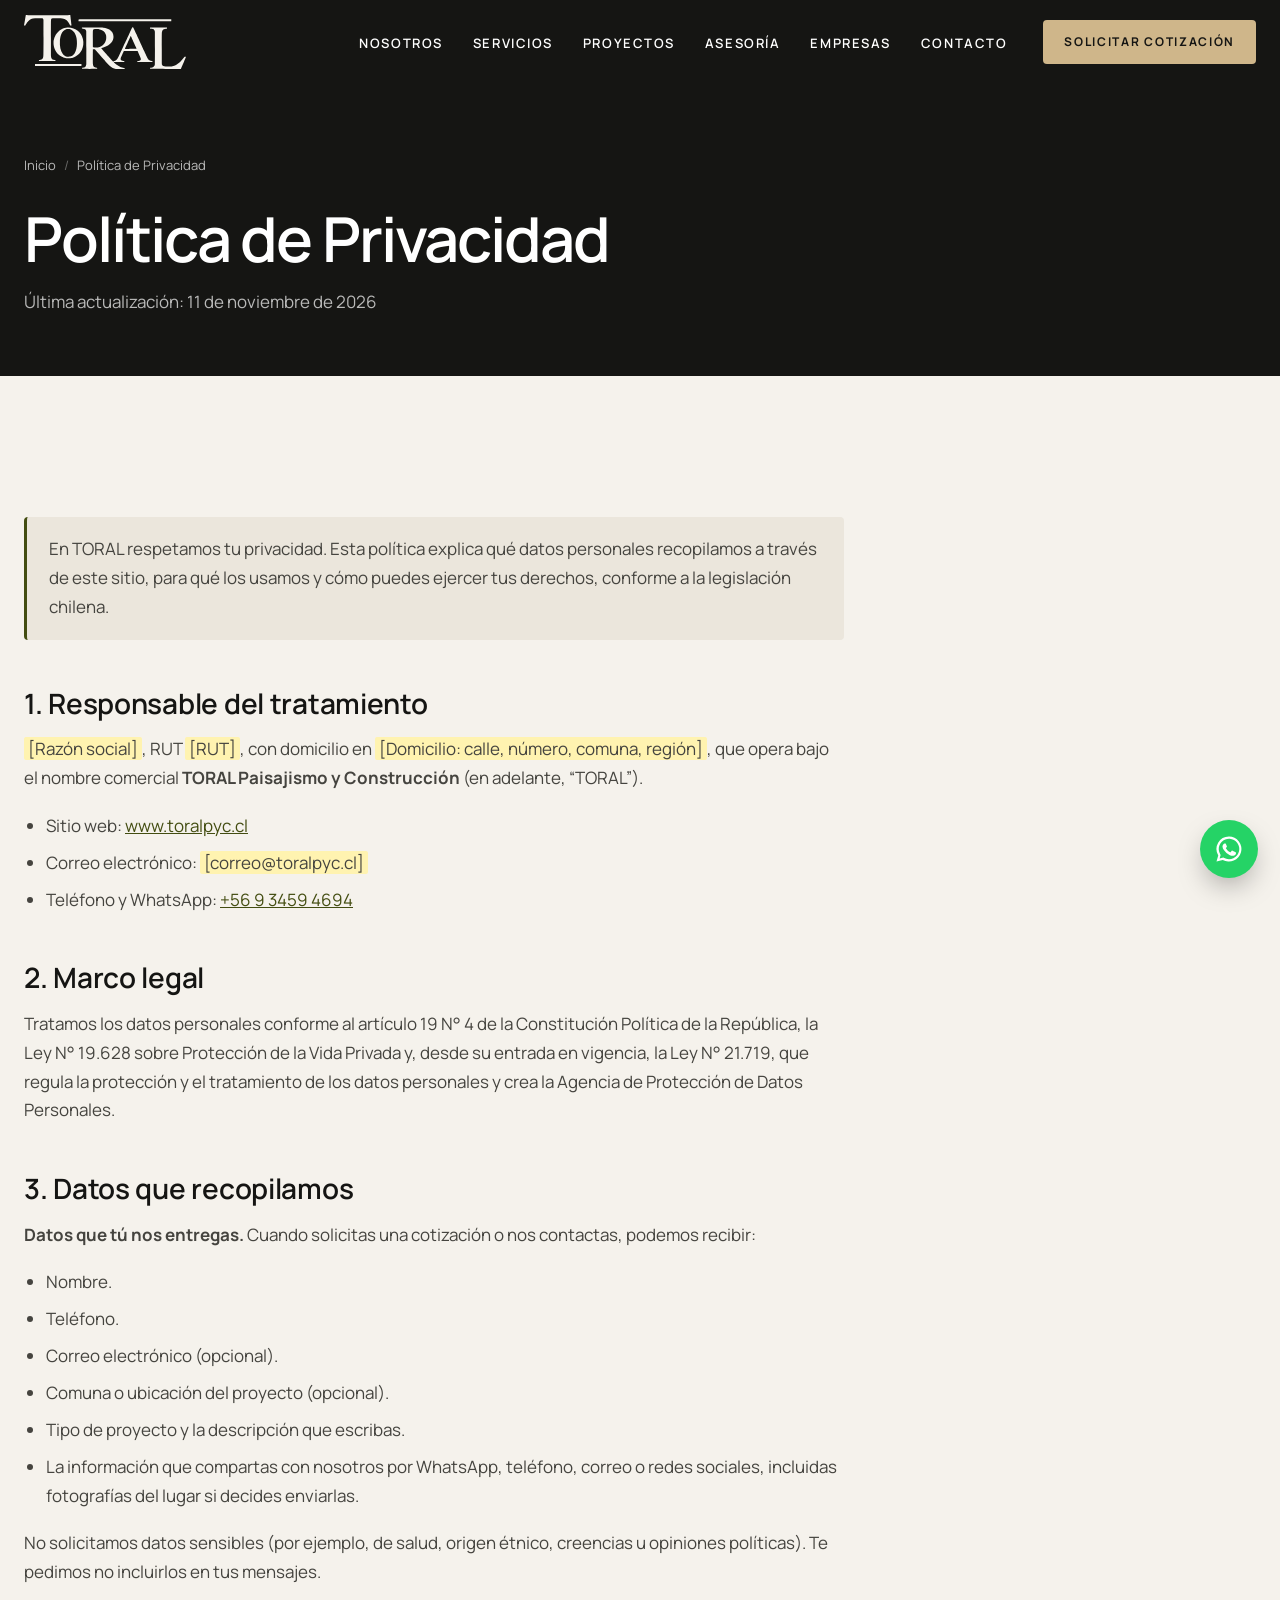
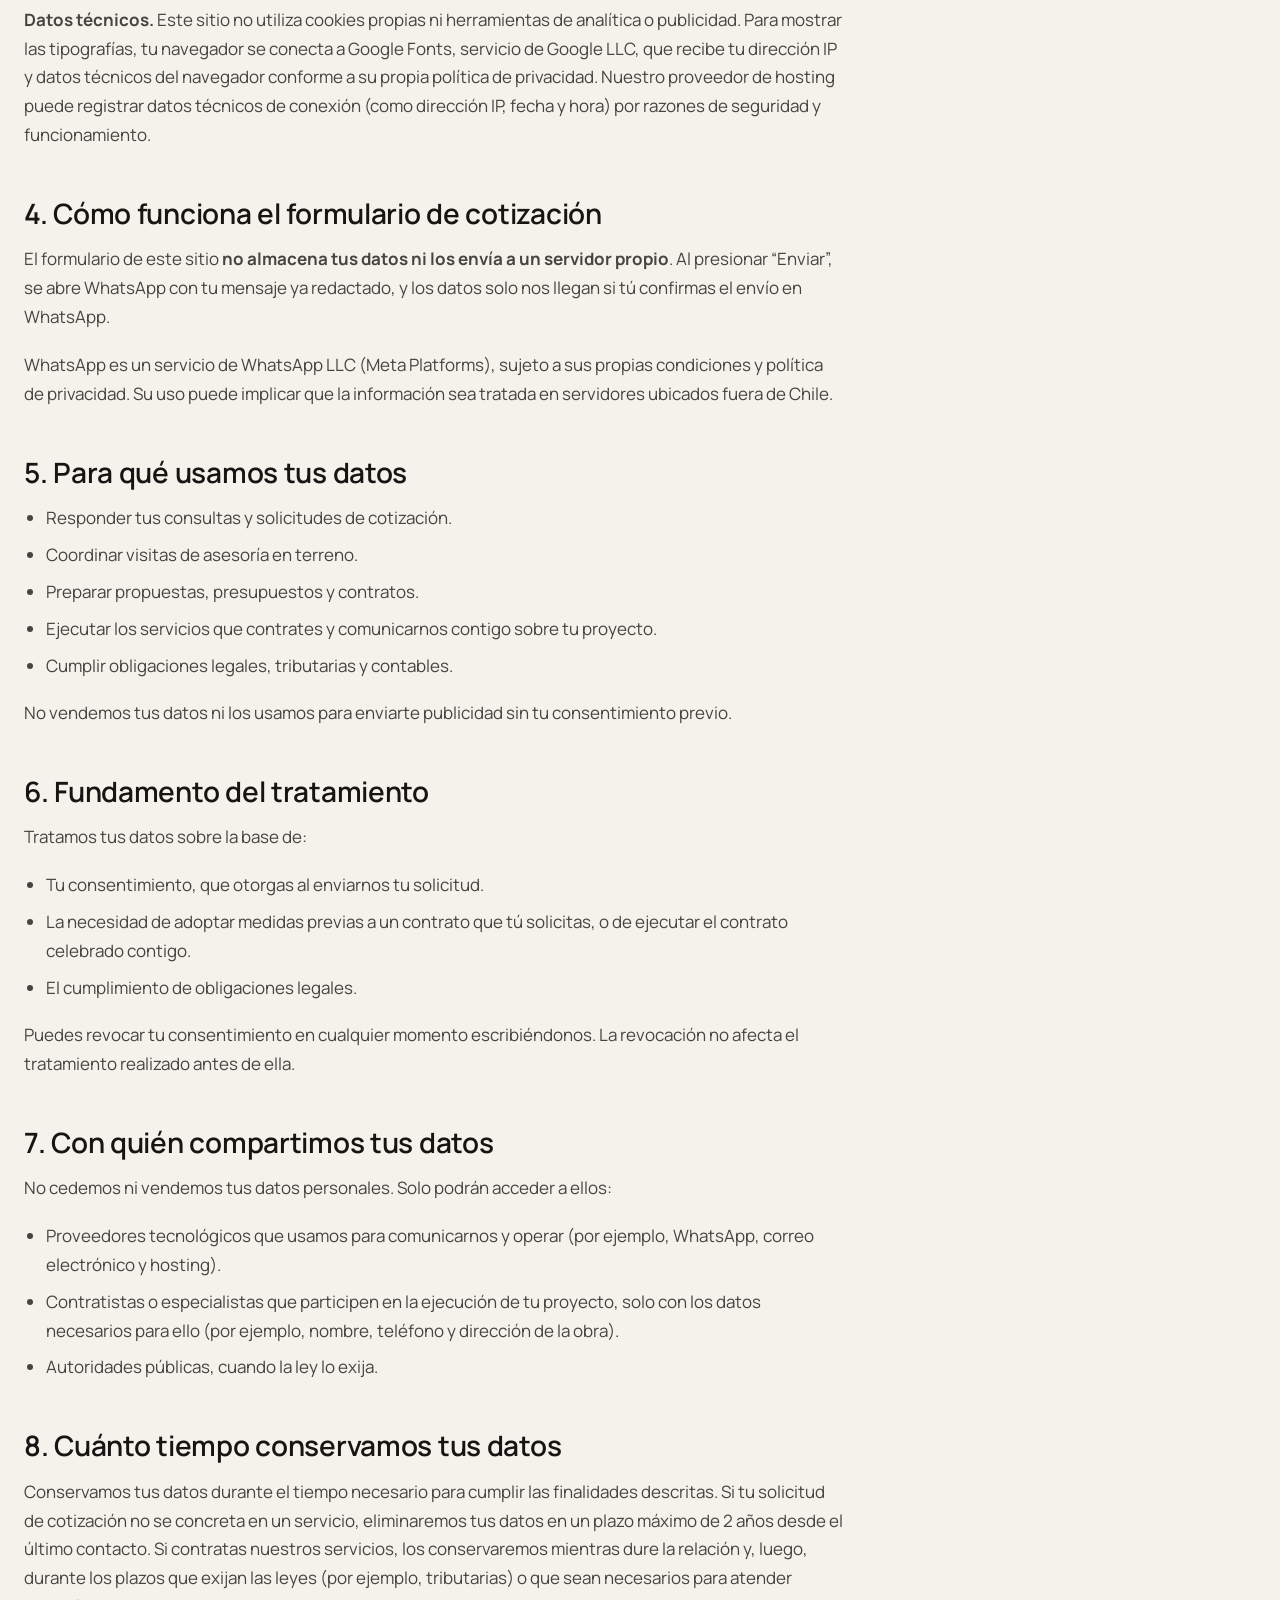
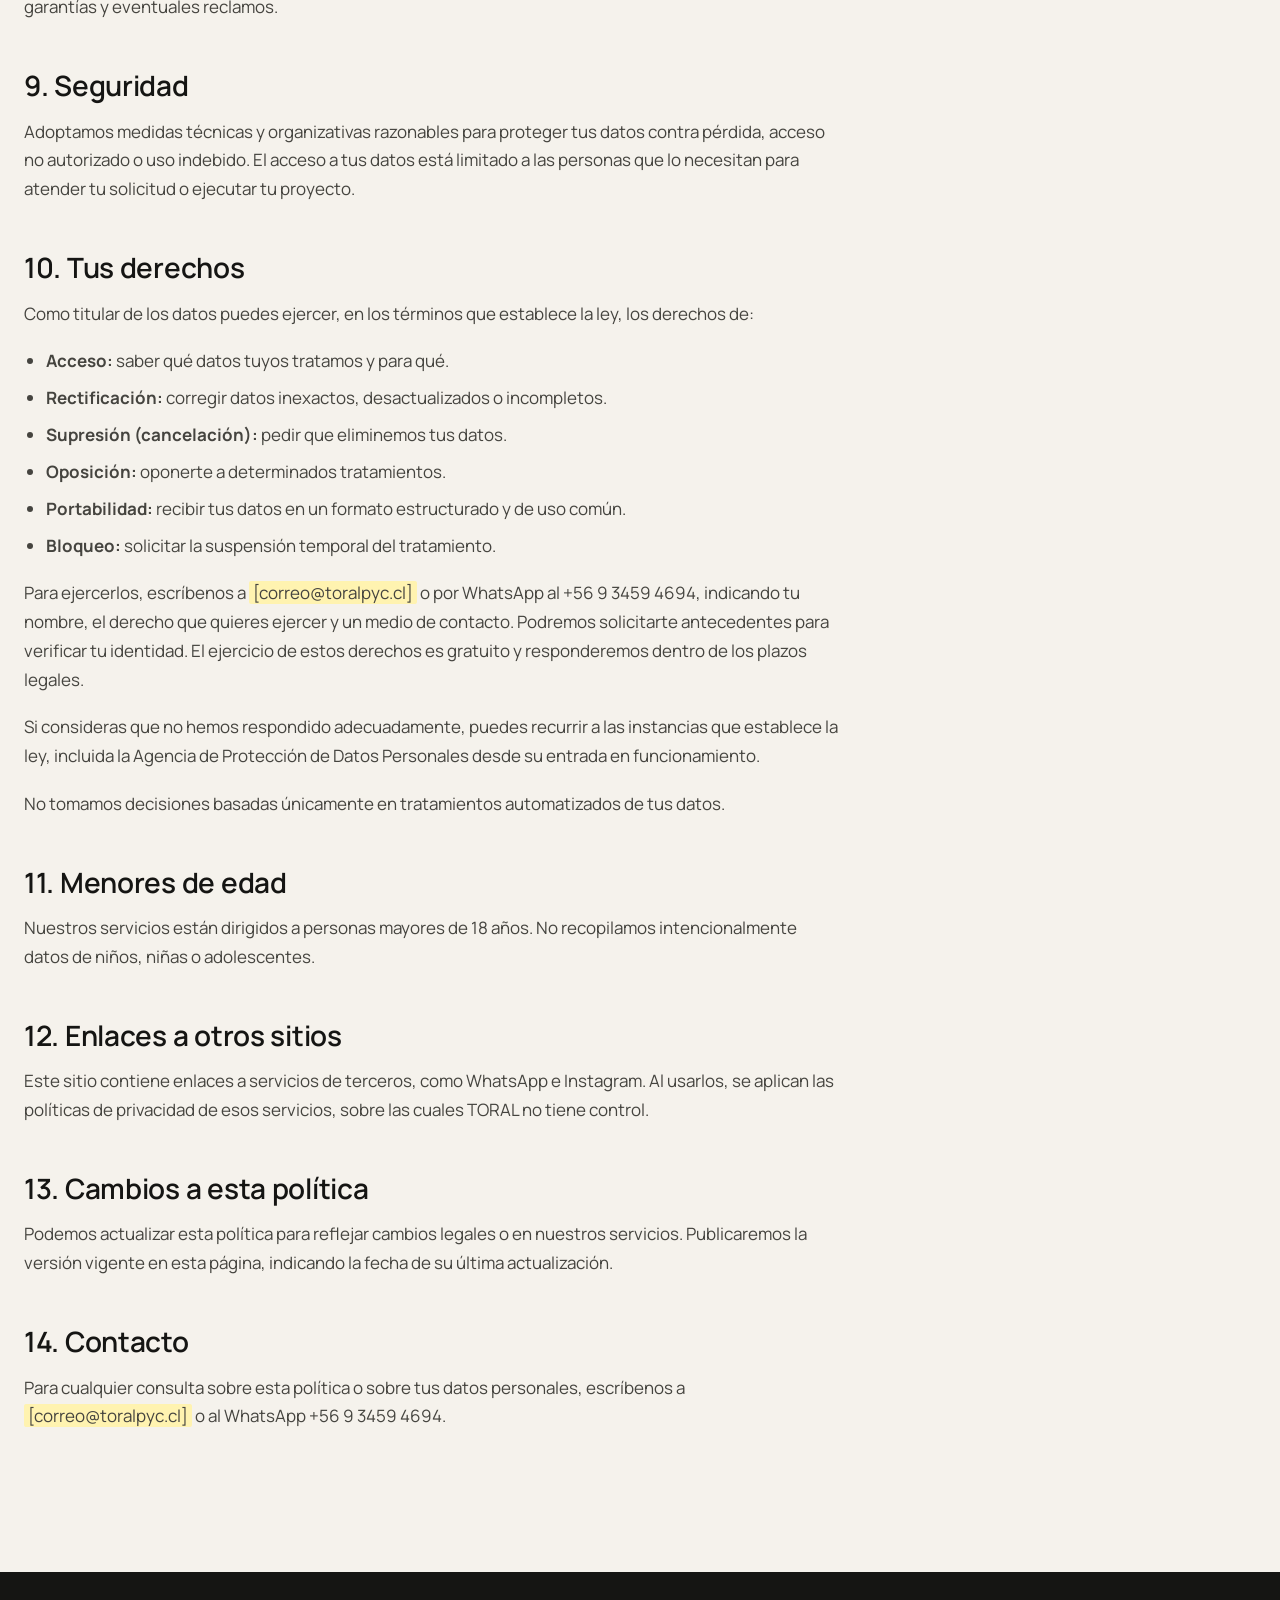
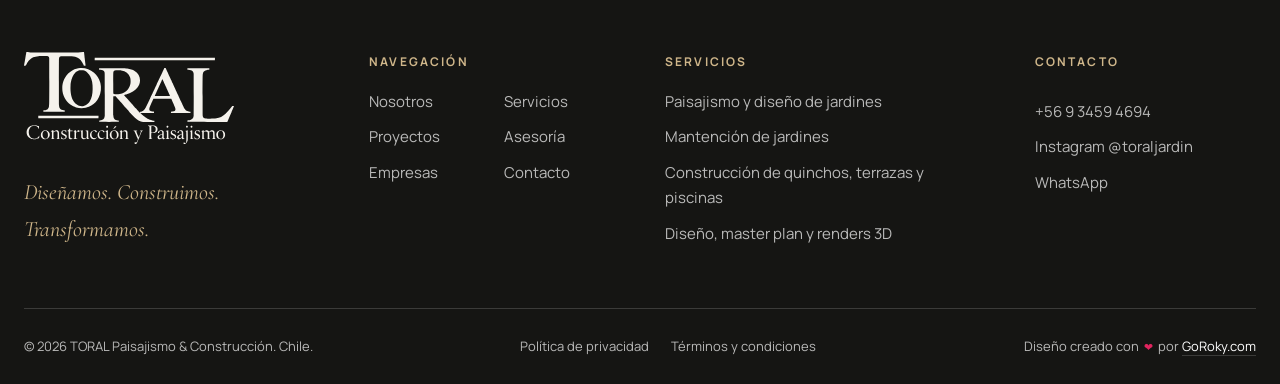
<file: politica-de-privacidad/index.html>
<!DOCTYPE html>
<html lang="es-CL">
<head>
  <meta charset="utf-8">
  <script>document.documentElement.classList.add("js")</script>
  <meta name="viewport" content="width=device-width, initial-scale=1">
  <title>Política de Privacidad | TORAL Paisajismo y Construcción</title>
  <meta name="description" content="Cómo TORAL recopila, usa y protege tus datos personales, y cómo ejercer tus derechos según la Ley 19.628 y la Ley 21.719 de Chile.">
  <meta name="theme-color" content="#151513">
  <link rel="canonical" href="https://www.toralpyc.cl/politica-de-privacidad/">
  <link rel="icon" href="../assets/img/favicon.svg" type="image/svg+xml">
  <link rel="icon" href="../assets/img/favicon-48.png" sizes="48x48" type="image/png">
  <link rel="apple-touch-icon" href="../assets/img/apple-touch-icon.png">
  <link rel="preconnect" href="https://fonts.googleapis.com">
  <link rel="preconnect" href="https://fonts.gstatic.com" crossorigin>
  <link href="https://fonts.googleapis.com/css2?family=Cormorant+Garamond:ital,wght@0,500;0,600;1,500&family=Manrope:wght@300;400;500;600;700&display=swap" rel="stylesheet">
  <link rel="stylesheet" href="../assets/css/styles.css?v=3">
</head>
<body>

<a class="skip-link" href="#main">Saltar al contenido</a>

<!-- ============ HEADER ============ -->
<header class="site-header" id="top">
  <div class="container header-inner">
    <a href="../" class="brand" aria-label="TORAL Construcción y Paisajismo, ir al inicio">
      <img src="../assets/img/logo-toral-mark-light.svg" alt="TORAL" width="160" height="53">
    </a>

    <button class="nav-toggle" aria-controls="site-nav" aria-expanded="false" aria-label="Abrir menú">
      <span></span><span></span><span></span>
    </button>

    <nav class="site-nav" id="site-nav" aria-label="Principal">
      <ul>
        <li><a href="../#nosotros">Nosotros</a></li>
        <li><a href="../#servicios">Servicios</a></li>
        <li><a href="../#proyectos">Proyectos</a></li>
        <li><a href="../#asesoria">Asesoría</a></li>
        <li><a href="../#empresas">Empresas</a></li>
        <li><a href="../#contacto">Contacto</a></li>
      </ul>
      <a href="../#contacto" class="btn btn-sand btn-sm nav-cta">Solicitar cotización</a>
    </nav>
  </div>
</header>

<main id="main">
  <section class="legal-hero">
    <div class="container">
      <nav class="breadcrumb" aria-label="Ruta de navegación">
        <ol>
          <li><a href="../">Inicio</a></li>
          <li aria-current="page">Política de Privacidad</li>
        </ol>
      </nav>
      <h1>Política de Privacidad</h1>
      <p>Última actualización: 11 de noviembre de 2026</p>
    </div>
  </section>

  <section class="section">
    <div class="container">
      <article class="legal-body">

          <p class="note">En TORAL respetamos tu privacidad. Esta política explica qué datos personales recopilamos a través de este sitio, para qué los usamos y cómo puedes ejercer tus derechos, conforme a la legislación chilena.</p>

          <h2>1. Responsable del tratamiento</h2>
          <p><span class="dato-pendiente">[Razón social]</span>, RUT <span class="dato-pendiente">[RUT]</span>, con domicilio en <span class="dato-pendiente">[Domicilio: calle, número, comuna, región]</span>, que opera bajo el nombre comercial <strong>TORAL Paisajismo y Construcción</strong> (en adelante, “TORAL”).</p>
          <ul>
            <li>Sitio web: <a href="https://www.toralpyc.cl">www.toralpyc.cl</a></li>
            <li>Correo electrónico: <span class="dato-pendiente">[correo@toralpyc.cl]</span></li>
            <li>Teléfono y WhatsApp: <a href="tel:+56934594694">+56 9 3459 4694</a></li>
          </ul>

          <h2>2. Marco legal</h2>
          <p>Tratamos los datos personales conforme al artículo 19 N° 4 de la Constitución Política de la República, la Ley N° 19.628 sobre Protección de la Vida Privada y, desde su entrada en vigencia, la Ley N° 21.719, que regula la protección y el tratamiento de los datos personales y crea la Agencia de Protección de Datos Personales.</p>

          <h2>3. Datos que recopilamos</h2>
          <p><strong>Datos que tú nos entregas.</strong> Cuando solicitas una cotización o nos contactas, podemos recibir:</p>
          <ul>
            <li>Nombre.</li>
            <li>Teléfono.</li>
            <li>Correo electrónico (opcional).</li>
            <li>Comuna o ubicación del proyecto (opcional).</li>
            <li>Tipo de proyecto y la descripción que escribas.</li>
            <li>La información que compartas con nosotros por WhatsApp, teléfono, correo o redes sociales, incluidas fotografías del lugar si decides enviarlas.</li>
          </ul>
          <p>No solicitamos datos sensibles (por ejemplo, de salud, origen étnico, creencias u opiniones políticas). Te pedimos no incluirlos en tus mensajes.</p>
          <p><strong>Datos técnicos.</strong> Este sitio no utiliza cookies propias ni herramientas de analítica o publicidad. Para mostrar las tipografías, tu navegador se conecta a Google Fonts, servicio de Google LLC, que recibe tu dirección IP y datos técnicos del navegador conforme a su propia política de privacidad. Nuestro proveedor de hosting puede registrar datos técnicos de conexión (como dirección IP, fecha y hora) por razones de seguridad y funcionamiento.</p>

          <h2>4. Cómo funciona el formulario de cotización</h2>
          <p>El formulario de este sitio <strong>no almacena tus datos ni los envía a un servidor propio</strong>. Al presionar “Enviar”, se abre WhatsApp con tu mensaje ya redactado, y los datos solo nos llegan si tú confirmas el envío en WhatsApp.</p>
          <p>WhatsApp es un servicio de WhatsApp LLC (Meta Platforms), sujeto a sus propias condiciones y política de privacidad. Su uso puede implicar que la información sea tratada en servidores ubicados fuera de Chile.</p>

          <h2>5. Para qué usamos tus datos</h2>
          <ul>
            <li>Responder tus consultas y solicitudes de cotización.</li>
            <li>Coordinar visitas de asesoría en terreno.</li>
            <li>Preparar propuestas, presupuestos y contratos.</li>
            <li>Ejecutar los servicios que contrates y comunicarnos contigo sobre tu proyecto.</li>
            <li>Cumplir obligaciones legales, tributarias y contables.</li>
          </ul>
          <p>No vendemos tus datos ni los usamos para enviarte publicidad sin tu consentimiento previo.</p>

          <h2>6. Fundamento del tratamiento</h2>
          <p>Tratamos tus datos sobre la base de:</p>
          <ul>
            <li>Tu consentimiento, que otorgas al enviarnos tu solicitud.</li>
            <li>La necesidad de adoptar medidas previas a un contrato que tú solicitas, o de ejecutar el contrato celebrado contigo.</li>
            <li>El cumplimiento de obligaciones legales.</li>
          </ul>
          <p>Puedes revocar tu consentimiento en cualquier momento escribiéndonos. La revocación no afecta el tratamiento realizado antes de ella.</p>

          <h2>7. Con quién compartimos tus datos</h2>
          <p>No cedemos ni vendemos tus datos personales. Solo podrán acceder a ellos:</p>
          <ul>
            <li>Proveedores tecnológicos que usamos para comunicarnos y operar (por ejemplo, WhatsApp, correo electrónico y hosting).</li>
            <li>Contratistas o especialistas que participen en la ejecución de tu proyecto, solo con los datos necesarios para ello (por ejemplo, nombre, teléfono y dirección de la obra).</li>
            <li>Autoridades públicas, cuando la ley lo exija.</li>
          </ul>

          <h2>8. Cuánto tiempo conservamos tus datos</h2>
          <p>Conservamos tus datos durante el tiempo necesario para cumplir las finalidades descritas. Si tu solicitud de cotización no se concreta en un servicio, eliminaremos tus datos en un plazo máximo de 2 años desde el último contacto. Si contratas nuestros servicios, los conservaremos mientras dure la relación y, luego, durante los plazos que exijan las leyes (por ejemplo, tributarias) o que sean necesarios para atender garantías y eventuales reclamos.</p>

          <h2>9. Seguridad</h2>
          <p>Adoptamos medidas técnicas y organizativas razonables para proteger tus datos contra pérdida, acceso no autorizado o uso indebido. El acceso a tus datos está limitado a las personas que lo necesitan para atender tu solicitud o ejecutar tu proyecto.</p>

          <h2>10. Tus derechos</h2>
          <p>Como titular de los datos puedes ejercer, en los términos que establece la ley, los derechos de:</p>
          <ul>
            <li><strong>Acceso:</strong> saber qué datos tuyos tratamos y para qué.</li>
            <li><strong>Rectificación:</strong> corregir datos inexactos, desactualizados o incompletos.</li>
            <li><strong>Supresión (cancelación):</strong> pedir que eliminemos tus datos.</li>
            <li><strong>Oposición:</strong> oponerte a determinados tratamientos.</li>
            <li><strong>Portabilidad:</strong> recibir tus datos en un formato estructurado y de uso común.</li>
            <li><strong>Bloqueo:</strong> solicitar la suspensión temporal del tratamiento.</li>
          </ul>
          <p>Para ejercerlos, escríbenos a <span class="dato-pendiente">[correo@toralpyc.cl]</span> o por WhatsApp al +56 9 3459 4694, indicando tu nombre, el derecho que quieres ejercer y un medio de contacto. Podremos solicitarte antecedentes para verificar tu identidad. El ejercicio de estos derechos es gratuito y responderemos dentro de los plazos legales.</p>
          <p>Si consideras que no hemos respondido adecuadamente, puedes recurrir a las instancias que establece la ley, incluida la Agencia de Protección de Datos Personales desde su entrada en funcionamiento.</p>
          <p>No tomamos decisiones basadas únicamente en tratamientos automatizados de tus datos.</p>

          <h2>11. Menores de edad</h2>
          <p>Nuestros servicios están dirigidos a personas mayores de 18 años. No recopilamos intencionalmente datos de niños, niñas o adolescentes.</p>

          <h2>12. Enlaces a otros sitios</h2>
          <p>Este sitio contiene enlaces a servicios de terceros, como WhatsApp e Instagram. Al usarlos, se aplican las políticas de privacidad de esos servicios, sobre las cuales TORAL no tiene control.</p>

          <h2>13. Cambios a esta política</h2>
          <p>Podemos actualizar esta política para reflejar cambios legales o en nuestros servicios. Publicaremos la versión vigente en esta página, indicando la fecha de su última actualización.</p>

          <h2>14. Contacto</h2>
          <p>Para cualquier consulta sobre esta política o sobre tus datos personales, escríbenos a <span class="dato-pendiente">[correo@toralpyc.cl]</span> o al WhatsApp +56 9 3459 4694.</p>

      </article>
    </div>
  </section>
</main>

<!-- ============ FOOTER ============ -->
<footer class="site-footer">
  <div class="container footer-grid">
    <div>
      <a href="../" class="brand brand-footer" aria-label="TORAL Construcción y Paisajismo, ir al inicio">
        <img src="../assets/img/logo-toral-light.svg" alt="TORAL Construcción y Paisajismo" width="230" height="101">
      </a>
      <p class="footer-tag">Diseñamos. Construimos. Transformamos.</p>
    </div>
    <nav aria-label="Pie de página">
      <p class="footer-title">Navegación</p>
      <ul class="footer-links">
        <li><a href="../#nosotros">Nosotros</a></li>
        <li><a href="../#servicios">Servicios</a></li>
        <li><a href="../#proyectos">Proyectos</a></li>
        <li><a href="../#asesoria">Asesoría</a></li>
        <li><a href="../#empresas">Empresas</a></li>
        <li><a href="../#contacto">Contacto</a></li>
      </ul>
    </nav>
    <nav aria-label="Servicios">
      <p class="footer-title">Servicios</p>
      <ul class="footer-services">
        <li><a href="../paisajismo/">Paisajismo y diseño de jardines</a></li>
        <li><a href="../mantencion-de-jardines/">Mantención de jardines</a></li>
        <li><a href="../construccion/">Construcción de quinchos, terrazas y piscinas</a></li>
        <li><a href="../diseno-y-planificacion/">Diseño, master plan y renders 3D</a></li>
      </ul>
    </nav>
    <div class="footer-contact">
      <p class="footer-title">Contacto</p>
      <a href="tel:+56934594694">+56 9 3459 4694</a>
      <a href="https://www.instagram.com/toraljardin/" target="_blank" rel="noopener">Instagram @toraljardin</a>
      <a href="#" class="js-whatsapp" target="_blank" rel="noopener">WhatsApp</a>
    </div>
  </div>
  <div class="container footer-bottom">
    <p>© <span id="year">2026</span> TORAL Paisajismo &amp; Construcción. Chile.</p>
    <ul class="legal-links">
      <li><a href="../politica-de-privacidad/">Política de privacidad</a></li>
      <li><a href="../terminos-y-condiciones/">Términos y condiciones</a></li>
    </ul>
    <p class="credits">Diseño creado con <span class="heart" role="img" aria-label="amor">&#10084;</span> por <a href="https://goroky.com" target="_blank" rel="noopener">GoRoky.com</a></p>
  </div>
</footer>

<!-- WhatsApp flotante -->
<a href="#" class="wa-float js-whatsapp" target="_blank" rel="noopener" aria-label="Escríbenos por WhatsApp">
  <svg viewBox="0 0 24 24" aria-hidden="true"><path d="M12 2a10 10 0 0 0-8.6 15.1L2 22l5-1.3A10 10 0 1 0 12 2Zm0 18.2a8.2 8.2 0 0 1-4.2-1.2l-.3-.2-3 .8.8-2.9-.2-.3A8.2 8.2 0 1 1 12 20.2Zm4.5-6.1c-.2-.1-1.5-.7-1.7-.8-.2-.1-.4-.1-.6.1l-.8 1c-.1.2-.3.2-.5.1a6.7 6.7 0 0 1-3.3-2.9c-.3-.4.2-.4.7-1.4.1-.2 0-.3 0-.4l-.8-1.8c-.2-.5-.4-.4-.6-.4h-.5a1 1 0 0 0-.7.3 3 3 0 0 0-.9 2.2 5.2 5.2 0 0 0 1.1 2.7 11.8 11.8 0 0 0 4.5 4c1.7.7 2.4.8 3.2.6a2.8 2.8 0 0 0 1.8-1.3 2.3 2.3 0 0 0 .2-1.3c-.1-.1-.2-.2-.4-.3Z"/></svg>
</a>

<script src="../assets/js/main.js?v=3" defer></script>
</body>
</html>
</file>
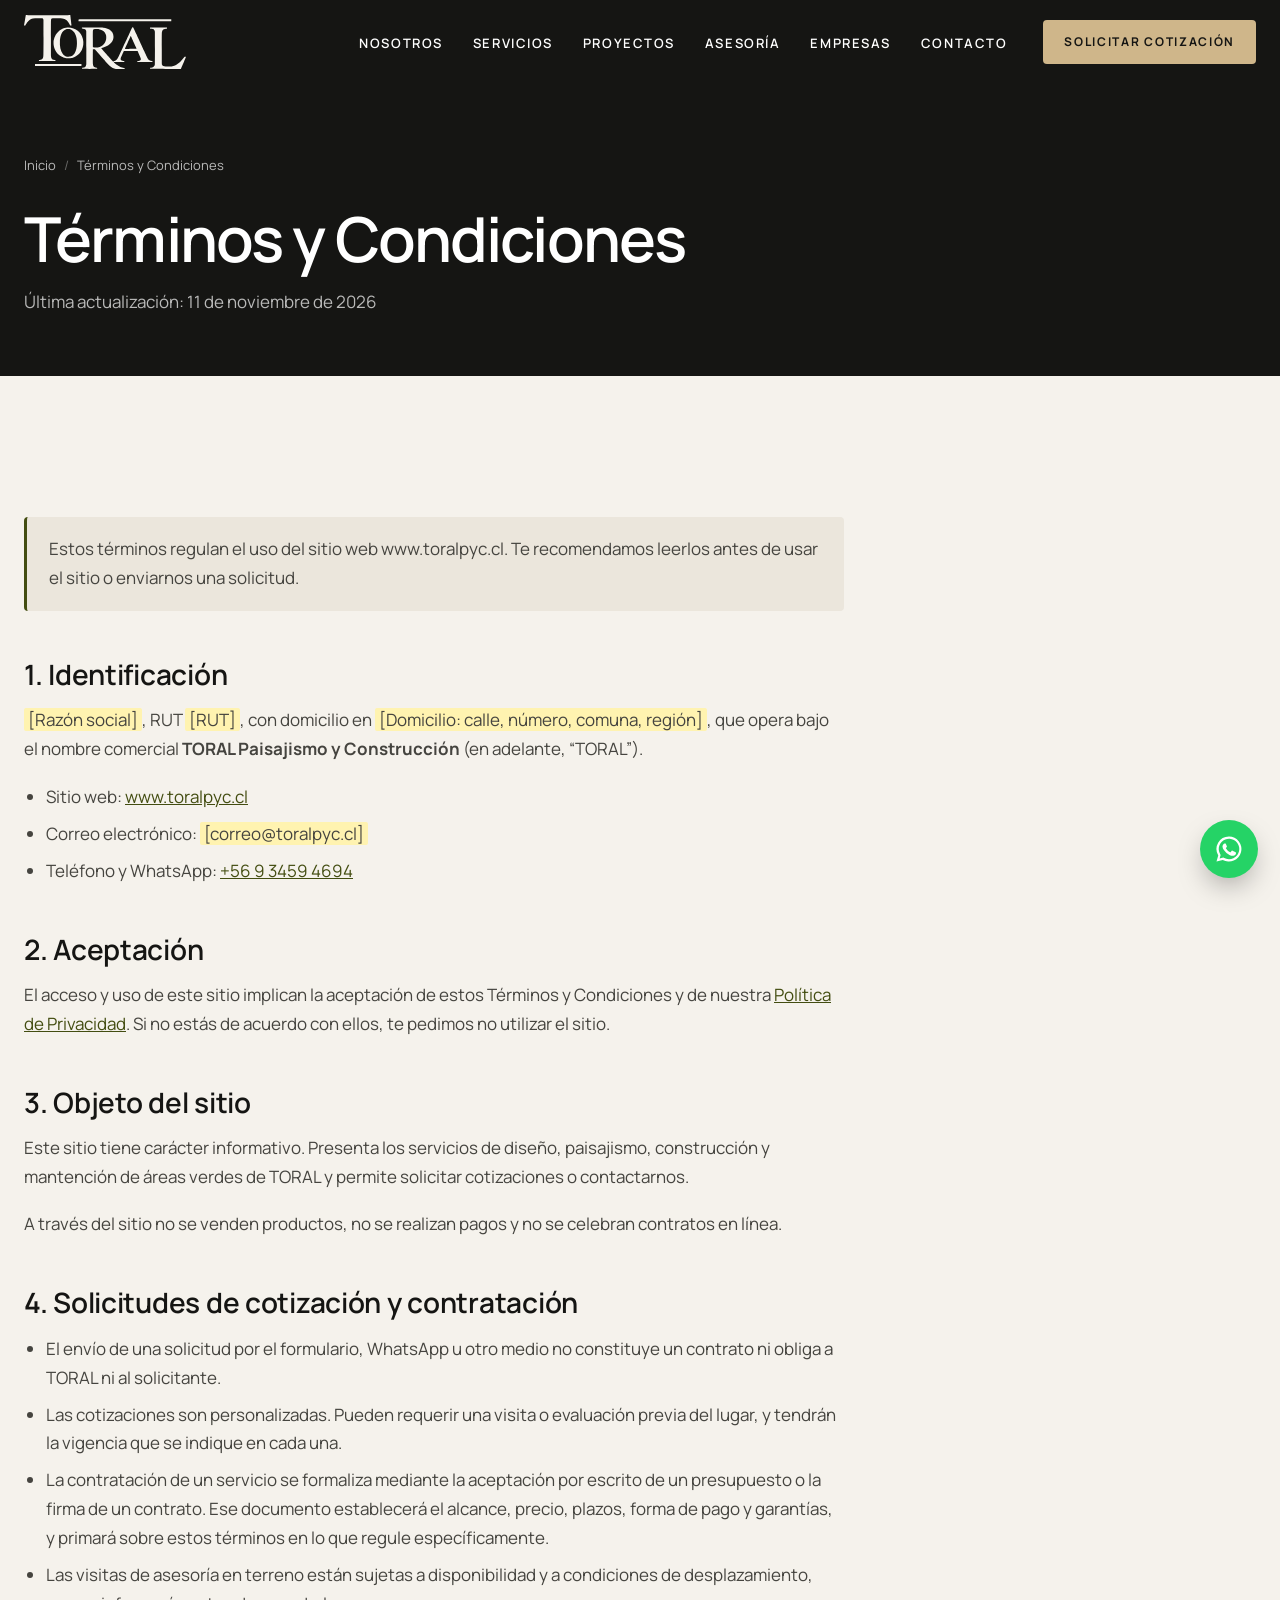
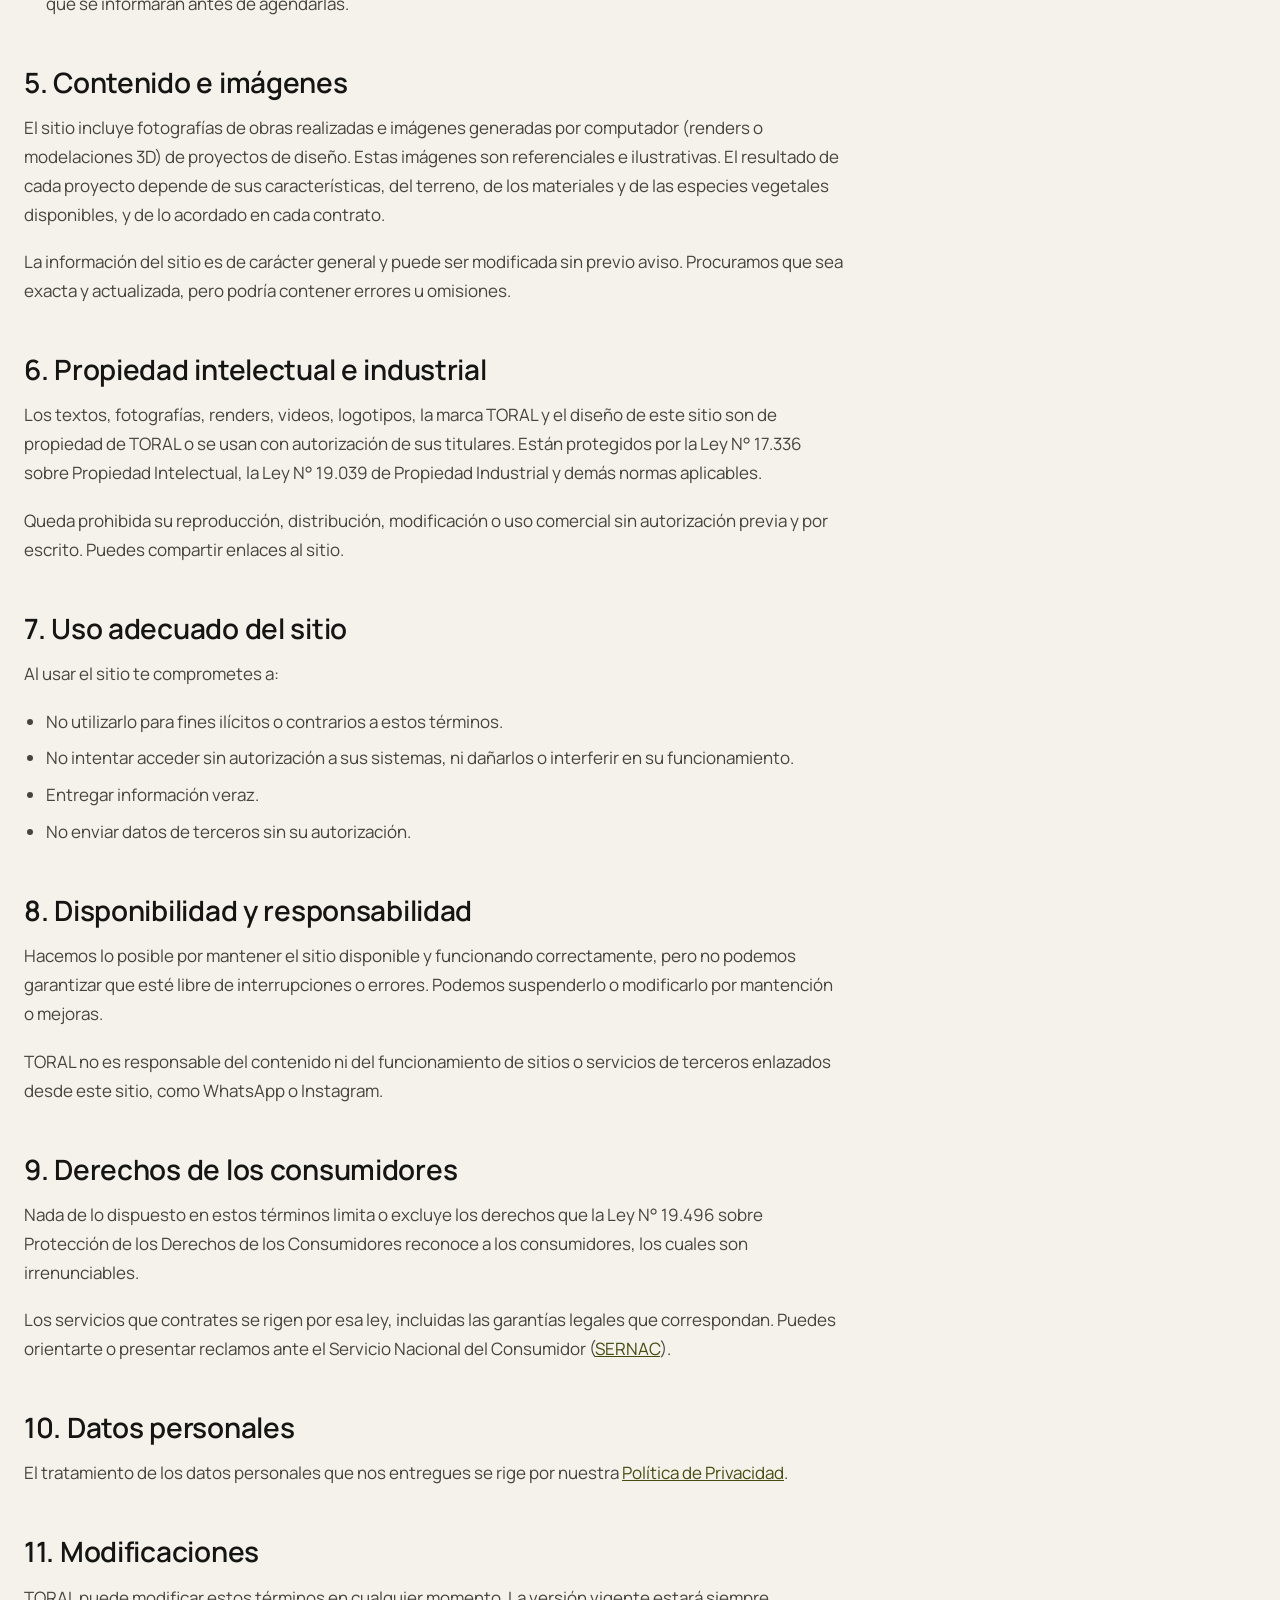
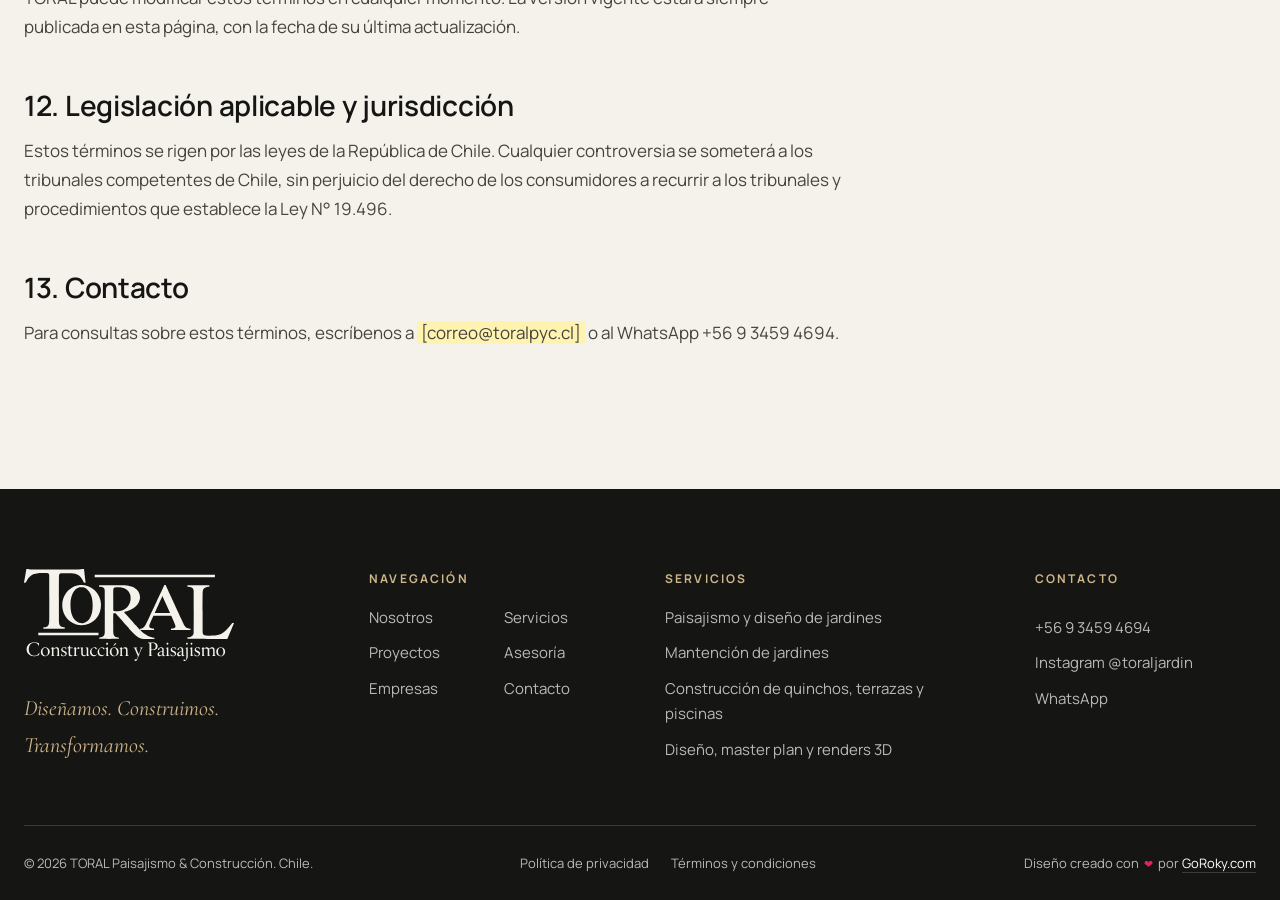
<file: terminos-y-condiciones/index.html>
<!DOCTYPE html>
<html lang="es-CL">
<head>
  <meta charset="utf-8">
  <script>document.documentElement.classList.add("js")</script>
  <meta name="viewport" content="width=device-width, initial-scale=1">
  <title>Términos y Condiciones | TORAL Paisajismo y Construcción</title>
  <meta name="description" content="Términos y condiciones de uso del sitio web de TORAL Paisajismo y Construcción, conforme a la legislación chilena.">
  <meta name="theme-color" content="#151513">
  <link rel="canonical" href="https://www.toralpyc.cl/terminos-y-condiciones/">
  <link rel="icon" href="../assets/img/favicon.svg" type="image/svg+xml">
  <link rel="icon" href="../assets/img/favicon-48.png" sizes="48x48" type="image/png">
  <link rel="apple-touch-icon" href="../assets/img/apple-touch-icon.png">
  <link rel="preconnect" href="https://fonts.googleapis.com">
  <link rel="preconnect" href="https://fonts.gstatic.com" crossorigin>
  <link href="https://fonts.googleapis.com/css2?family=Cormorant+Garamond:ital,wght@0,500;0,600;1,500&family=Manrope:wght@300;400;500;600;700&display=swap" rel="stylesheet">
  <link rel="stylesheet" href="../assets/css/styles.css?v=3">
</head>
<body>

<a class="skip-link" href="#main">Saltar al contenido</a>

<!-- ============ HEADER ============ -->
<header class="site-header" id="top">
  <div class="container header-inner">
    <a href="../" class="brand" aria-label="TORAL Construcción y Paisajismo, ir al inicio">
      <img src="../assets/img/logo-toral-mark-light.svg" alt="TORAL" width="160" height="53">
    </a>

    <button class="nav-toggle" aria-controls="site-nav" aria-expanded="false" aria-label="Abrir menú">
      <span></span><span></span><span></span>
    </button>

    <nav class="site-nav" id="site-nav" aria-label="Principal">
      <ul>
        <li><a href="../#nosotros">Nosotros</a></li>
        <li><a href="../#servicios">Servicios</a></li>
        <li><a href="../#proyectos">Proyectos</a></li>
        <li><a href="../#asesoria">Asesoría</a></li>
        <li><a href="../#empresas">Empresas</a></li>
        <li><a href="../#contacto">Contacto</a></li>
      </ul>
      <a href="../#contacto" class="btn btn-sand btn-sm nav-cta">Solicitar cotización</a>
    </nav>
  </div>
</header>

<main id="main">
  <section class="legal-hero">
    <div class="container">
      <nav class="breadcrumb" aria-label="Ruta de navegación">
        <ol>
          <li><a href="../">Inicio</a></li>
          <li aria-current="page">Términos y Condiciones</li>
        </ol>
      </nav>
      <h1>Términos y Condiciones</h1>
      <p>Última actualización: 11 de noviembre de 2026</p>
    </div>
  </section>

  <section class="section">
    <div class="container">
      <article class="legal-body">

          <p class="note">Estos términos regulan el uso del sitio web www.toralpyc.cl. Te recomendamos leerlos antes de usar el sitio o enviarnos una solicitud.</p>

          <h2>1. Identificación</h2>
          <p><span class="dato-pendiente">[Razón social]</span>, RUT <span class="dato-pendiente">[RUT]</span>, con domicilio en <span class="dato-pendiente">[Domicilio: calle, número, comuna, región]</span>, que opera bajo el nombre comercial <strong>TORAL Paisajismo y Construcción</strong> (en adelante, “TORAL”).</p>
          <ul>
            <li>Sitio web: <a href="https://www.toralpyc.cl">www.toralpyc.cl</a></li>
            <li>Correo electrónico: <span class="dato-pendiente">[correo@toralpyc.cl]</span></li>
            <li>Teléfono y WhatsApp: <a href="tel:+56934594694">+56 9 3459 4694</a></li>
          </ul>

          <h2>2. Aceptación</h2>
          <p>El acceso y uso de este sitio implican la aceptación de estos Términos y Condiciones y de nuestra <a href="../politica-de-privacidad/">Política de Privacidad</a>. Si no estás de acuerdo con ellos, te pedimos no utilizar el sitio.</p>

          <h2>3. Objeto del sitio</h2>
          <p>Este sitio tiene carácter informativo. Presenta los servicios de diseño, paisajismo, construcción y mantención de áreas verdes de TORAL y permite solicitar cotizaciones o contactarnos.</p>
          <p>A través del sitio no se venden productos, no se realizan pagos y no se celebran contratos en línea.</p>

          <h2>4. Solicitudes de cotización y contratación</h2>
          <ul>
            <li>El envío de una solicitud por el formulario, WhatsApp u otro medio no constituye un contrato ni obliga a TORAL ni al solicitante.</li>
            <li>Las cotizaciones son personalizadas. Pueden requerir una visita o evaluación previa del lugar, y tendrán la vigencia que se indique en cada una.</li>
            <li>La contratación de un servicio se formaliza mediante la aceptación por escrito de un presupuesto o la firma de un contrato. Ese documento establecerá el alcance, precio, plazos, forma de pago y garantías, y primará sobre estos términos en lo que regule específicamente.</li>
            <li>Las visitas de asesoría en terreno están sujetas a disponibilidad y a condiciones de desplazamiento, que se informarán antes de agendarlas.</li>
          </ul>

          <h2>5. Contenido e imágenes</h2>
          <p>El sitio incluye fotografías de obras realizadas e imágenes generadas por computador (renders o modelaciones 3D) de proyectos de diseño. Estas imágenes son referenciales e ilustrativas. El resultado de cada proyecto depende de sus características, del terreno, de los materiales y de las especies vegetales disponibles, y de lo acordado en cada contrato.</p>
          <p>La información del sitio es de carácter general y puede ser modificada sin previo aviso. Procuramos que sea exacta y actualizada, pero podría contener errores u omisiones.</p>

          <h2>6. Propiedad intelectual e industrial</h2>
          <p>Los textos, fotografías, renders, videos, logotipos, la marca TORAL y el diseño de este sitio son de propiedad de TORAL o se usan con autorización de sus titulares. Están protegidos por la Ley N° 17.336 sobre Propiedad Intelectual, la Ley N° 19.039 de Propiedad Industrial y demás normas aplicables.</p>
          <p>Queda prohibida su reproducción, distribución, modificación o uso comercial sin autorización previa y por escrito. Puedes compartir enlaces al sitio.</p>

          <h2>7. Uso adecuado del sitio</h2>
          <p>Al usar el sitio te comprometes a:</p>
          <ul>
            <li>No utilizarlo para fines ilícitos o contrarios a estos términos.</li>
            <li>No intentar acceder sin autorización a sus sistemas, ni dañarlos o interferir en su funcionamiento.</li>
            <li>Entregar información veraz.</li>
            <li>No enviar datos de terceros sin su autorización.</li>
          </ul>

          <h2>8. Disponibilidad y responsabilidad</h2>
          <p>Hacemos lo posible por mantener el sitio disponible y funcionando correctamente, pero no podemos garantizar que esté libre de interrupciones o errores. Podemos suspenderlo o modificarlo por mantención o mejoras.</p>
          <p>TORAL no es responsable del contenido ni del funcionamiento de sitios o servicios de terceros enlazados desde este sitio, como WhatsApp o Instagram.</p>

          <h2>9. Derechos de los consumidores</h2>
          <p>Nada de lo dispuesto en estos términos limita o excluye los derechos que la Ley N° 19.496 sobre Protección de los Derechos de los Consumidores reconoce a los consumidores, los cuales son irrenunciables.</p>
          <p>Los servicios que contrates se rigen por esa ley, incluidas las garantías legales que correspondan. Puedes orientarte o presentar reclamos ante el Servicio Nacional del Consumidor (<a href="https://www.sernac.cl" target="_blank" rel="noopener">SERNAC</a>).</p>

          <h2>10. Datos personales</h2>
          <p>El tratamiento de los datos personales que nos entregues se rige por nuestra <a href="../politica-de-privacidad/">Política de Privacidad</a>.</p>

          <h2>11. Modificaciones</h2>
          <p>TORAL puede modificar estos términos en cualquier momento. La versión vigente estará siempre publicada en esta página, con la fecha de su última actualización.</p>

          <h2>12. Legislación aplicable y jurisdicción</h2>
          <p>Estos términos se rigen por las leyes de la República de Chile. Cualquier controversia se someterá a los tribunales competentes de Chile, sin perjuicio del derecho de los consumidores a recurrir a los tribunales y procedimientos que establece la Ley N° 19.496.</p>

          <h2>13. Contacto</h2>
          <p>Para consultas sobre estos términos, escríbenos a <span class="dato-pendiente">[correo@toralpyc.cl]</span> o al WhatsApp +56 9 3459 4694.</p>

      </article>
    </div>
  </section>
</main>

<!-- ============ FOOTER ============ -->
<footer class="site-footer">
  <div class="container footer-grid">
    <div>
      <a href="../" class="brand brand-footer" aria-label="TORAL Construcción y Paisajismo, ir al inicio">
        <img src="../assets/img/logo-toral-light.svg" alt="TORAL Construcción y Paisajismo" width="230" height="101">
      </a>
      <p class="footer-tag">Diseñamos. Construimos. Transformamos.</p>
    </div>
    <nav aria-label="Pie de página">
      <p class="footer-title">Navegación</p>
      <ul class="footer-links">
        <li><a href="../#nosotros">Nosotros</a></li>
        <li><a href="../#servicios">Servicios</a></li>
        <li><a href="../#proyectos">Proyectos</a></li>
        <li><a href="../#asesoria">Asesoría</a></li>
        <li><a href="../#empresas">Empresas</a></li>
        <li><a href="../#contacto">Contacto</a></li>
      </ul>
    </nav>
    <nav aria-label="Servicios">
      <p class="footer-title">Servicios</p>
      <ul class="footer-services">
        <li><a href="../paisajismo/">Paisajismo y diseño de jardines</a></li>
        <li><a href="../mantencion-de-jardines/">Mantención de jardines</a></li>
        <li><a href="../construccion/">Construcción de quinchos, terrazas y piscinas</a></li>
        <li><a href="../diseno-y-planificacion/">Diseño, master plan y renders 3D</a></li>
      </ul>
    </nav>
    <div class="footer-contact">
      <p class="footer-title">Contacto</p>
      <a href="tel:+56934594694">+56 9 3459 4694</a>
      <a href="https://www.instagram.com/toraljardin/" target="_blank" rel="noopener">Instagram @toraljardin</a>
      <a href="#" class="js-whatsapp" target="_blank" rel="noopener">WhatsApp</a>
    </div>
  </div>
  <div class="container footer-bottom">
    <p>© <span id="year">2026</span> TORAL Paisajismo &amp; Construcción. Chile.</p>
    <ul class="legal-links">
      <li><a href="../politica-de-privacidad/">Política de privacidad</a></li>
      <li><a href="../terminos-y-condiciones/">Términos y condiciones</a></li>
    </ul>
    <p class="credits">Diseño creado con <span class="heart" role="img" aria-label="amor">&#10084;</span> por <a href="https://goroky.com" target="_blank" rel="noopener">GoRoky.com</a></p>
  </div>
</footer>

<!-- WhatsApp flotante -->
<a href="#" class="wa-float js-whatsapp" target="_blank" rel="noopener" aria-label="Escríbenos por WhatsApp">
  <svg viewBox="0 0 24 24" aria-hidden="true"><path d="M12 2a10 10 0 0 0-8.6 15.1L2 22l5-1.3A10 10 0 1 0 12 2Zm0 18.2a8.2 8.2 0 0 1-4.2-1.2l-.3-.2-3 .8.8-2.9-.2-.3A8.2 8.2 0 1 1 12 20.2Zm4.5-6.1c-.2-.1-1.5-.7-1.7-.8-.2-.1-.4-.1-.6.1l-.8 1c-.1.2-.3.2-.5.1a6.7 6.7 0 0 1-3.3-2.9c-.3-.4.2-.4.7-1.4.1-.2 0-.3 0-.4l-.8-1.8c-.2-.5-.4-.4-.6-.4h-.5a1 1 0 0 0-.7.3 3 3 0 0 0-.9 2.2 5.2 5.2 0 0 0 1.1 2.7 11.8 11.8 0 0 0 4.5 4c1.7.7 2.4.8 3.2.6a2.8 2.8 0 0 0 1.8-1.3 2.3 2.3 0 0 0 .2-1.3c-.1-.1-.2-.2-.4-.3Z"/></svg>
</a>

<script src="../assets/js/main.js?v=3" defer></script>
</body>
</html>
</file>
<file: assets/css/styles.css>
/* =========================================================
   TORAL — Paisajismo & Construcción
   ========================================================= */

:root {
  --ink: #151513;
  --charcoal: #1f201c;
  --graphite: #2b2c27;
  --paper: #f5f2ec;
  --paper-2: #ebe6dc;
  --sand: #cfb68a;
  --sand-strong: #b8975e;
  --olive: #434d11;       /* color del logo */
  --olive-soft: #5f6a26;
  --leaf: var(--olive);
  --muted: #6d6a62;
  --line: rgba(21, 21, 19, .12);
  --line-light: rgba(255, 255, 255, .16);

  --font-sans: "Manrope", system-ui, -apple-system, "Segoe UI", Roboto, sans-serif;
  --font-serif: "Cormorant Garamond", Georgia, serif;

  --radius: 4px;
  --header-h: 84px;
  --container: 1240px;
  --ease: cubic-bezier(.2, .7, .2, 1);
}

*, *::before, *::after { box-sizing: border-box; }

html { scroll-behavior: smooth; scroll-padding-top: 72px; -webkit-text-size-adjust: 100%; }

body {
  margin: 0;
  font-family: var(--font-sans);
  font-size: 17px;
  line-height: 1.7;
  color: var(--ink);
  background: var(--paper);
  -webkit-font-smoothing: antialiased;
}

img, video { display: block; max-width: 100%; height: auto; }
a { color: inherit; }
h1, h2, h3 { margin: 0; line-height: 1.12; font-weight: 600; }
p { margin: 0 0 1.1em; }
p:last-child { margin-bottom: 0; }
ul, ol { margin: 0; padding: 0; list-style: none; }
figure { margin: 0; }
button { font: inherit; cursor: pointer; }

.container { width: min(100% - 48px, var(--container)); margin-inline: auto; }

.skip-link {
  position: absolute; left: 16px; top: -60px; z-index: 200;
  background: var(--sand); color: var(--ink); padding: 10px 16px; border-radius: var(--radius);
}
.skip-link:focus { top: 16px; }

:focus-visible { outline: 2px solid var(--sand-strong); outline-offset: 3px; }

/* ---------- Typography helpers ---------- */
.eyebrow {
  display: inline-flex; align-items: center; gap: 14px;
  margin-bottom: 22px;
  font-size: 12px; font-weight: 600; letter-spacing: .24em; text-transform: uppercase;
  color: var(--sand);
}
.eyebrow::before { content: ""; width: 36px; height: 1px; background: currentColor; }
.eyebrow-dark { color: var(--olive-soft); }

.section-title { font-size: clamp(32px, 4.2vw, 54px); letter-spacing: -.02em; margin-bottom: 26px; }

.display {
  font-family: var(--font-serif); font-weight: 500;
  font-size: clamp(32px, 4vw, 52px); line-height: 1.12; margin-bottom: 30px;
}
.display em { font-style: italic; color: var(--leaf); }

.lead { font-size: 20px; line-height: 1.6; color: var(--ink); font-weight: 500; }

.fine-print { font-size: 13px; color: var(--muted); margin-top: 14px; }

/* ---------- Buttons ---------- */
.btn {
  display: inline-flex; align-items: center; justify-content: center; gap: 10px;
  padding: 16px 30px;
  border: 1px solid transparent; border-radius: var(--radius);
  font-size: 13px; font-weight: 700; letter-spacing: .14em; text-transform: uppercase;
  text-decoration: none;
  transition: background .3s var(--ease), color .3s var(--ease), border-color .3s var(--ease), transform .3s var(--ease);
}
.btn:hover { transform: translateY(-2px); }
.btn-sm { padding: 11px 20px; font-size: 12px; }
.btn-block { width: 100%; }
.btn-sand { background: var(--sand); color: var(--ink); }
.btn-sand:hover { background: #dfc79c; }
.btn-ghost { border-color: rgba(255,255,255,.55); color: #fff; }
.btn-ghost:hover { background: #fff; color: var(--ink); }
.btn-dark { background: var(--ink); color: #fff; }
.btn-dark:hover { background: var(--graphite); }
.btn-whatsapp { background: #1f7a4d; color: #fff; margin-top: 34px; }
.btn-whatsapp:hover { background: #196640; }
.btn-whatsapp svg { width: 20px; height: 20px; fill: currentColor; }

/* ---------- Header ---------- */
.site-header {
  position: fixed; inset: 0 0 auto; z-index: 100;
  height: var(--header-h);
  color: #fff;
  transition: background .4s var(--ease), height .4s var(--ease), box-shadow .4s var(--ease);
}
.site-header::before {
  content: ""; position: absolute; inset: 0; z-index: -1;
  background: rgba(21, 21, 19, .94);
  -webkit-backdrop-filter: blur(10px); backdrop-filter: blur(10px);
  box-shadow: 0 1px 0 var(--line-light);
  opacity: 0; transition: opacity .4s var(--ease);
}
.site-header.is-scrolled { --header-h: 70px; }
.site-header.is-scrolled::before { opacity: 1; }
.header-inner { height: 100%; display: flex; align-items: center; justify-content: space-between; gap: 24px; }

.brand { display: inline-flex; text-decoration: none; line-height: 0; }
.brand img { width: auto; height: 54px; transition: height .4s var(--ease); }
.site-header.is-scrolled .brand img { height: 42px; }
.brand-footer img { height: 92px; }

.site-nav { display: flex; align-items: center; gap: 36px; }
.site-nav ul { display: flex; gap: 30px; }
.site-nav ul a {
  position: relative; text-decoration: none;
  font-size: 13px; font-weight: 600; letter-spacing: .12em; text-transform: uppercase;
  padding: 6px 0;
}
.site-nav ul a::after {
  content: ""; position: absolute; left: 0; right: 0; bottom: 0; height: 1px;
  background: var(--sand); transform: scaleX(0); transform-origin: left; transition: transform .35s var(--ease);
}
.site-nav ul a:hover::after, .site-nav ul a.is-current::after { transform: scaleX(1); }

.nav-toggle { display: none; background: none; border: 0; width: 44px; height: 44px; padding: 10px; position: relative; z-index: 2; }
.nav-toggle span { display: block; height: 2px; background: #fff; margin: 6px 0; transition: transform .3s var(--ease), opacity .3s; }
.nav-toggle[aria-expanded="true"] span:nth-child(1) { transform: translateY(8px) rotate(45deg); }
.nav-toggle[aria-expanded="true"] span:nth-child(2) { opacity: 0; }
.nav-toggle[aria-expanded="true"] span:nth-child(3) { transform: translateY(-8px) rotate(-45deg); }

/* ---------- Hero ---------- */
.hero {
  position: relative; min-height: 100vh; min-height: 100svh;
  display: flex; align-items: center;
  color: #fff; overflow: hidden; background: var(--ink);
}
.hero-video { position: absolute; inset: 0; width: 100%; height: 100%; object-fit: cover; }
.hero-video { pointer-events: none; }
/* Oculta el botón de play nativo (iPhone/Android) si el teléfono bloquea la reproducción automática */
.hero-video::-webkit-media-controls,
.hero-video::-webkit-media-controls-panel,
.hero-video::-webkit-media-controls-overlay-play-button,
.hero-video::-webkit-media-controls-start-playback-button { display: none !important; -webkit-appearance: none; opacity: 0; }
.hero-overlay {
  position: absolute; inset: 0;
  background:
    linear-gradient(90deg, rgba(15,15,13,.82) 0%, rgba(15,15,13,.55) 45%, rgba(15,15,13,.2) 100%),
    linear-gradient(0deg, rgba(15,15,13,.55) 0%, rgba(15,15,13,0) 40%);
}
.hero-content { position: relative; padding-block: calc(var(--header-h) + 40px) 120px; }
.hero-title { font-size: clamp(46px, 8vw, 112px); font-weight: 600; letter-spacing: -.035em; line-height: .98; margin-bottom: 30px; }
.hero-title span { display: block; }
.hero-title .accent { font-family: var(--font-serif); font-style: italic; font-weight: 500; color: var(--sand); letter-spacing: -.01em; }
.hero-lead { max-width: 540px; font-size: clamp(17px, 1.6vw, 20px); color: rgba(255,255,255,.86); margin-bottom: 42px; }
.hero-actions { display: flex; flex-wrap: wrap; gap: 16px; }

.scroll-cue {
  position: absolute; left: 50%; bottom: 34px; transform: translateX(-50%);
  width: 26px; height: 44px; border: 1.5px solid rgba(255,255,255,.6); border-radius: 14px;
}
.scroll-cue span {
  position: absolute; left: 50%; top: 9px; width: 3px; height: 8px; margin-left: -1.5px;
  background: #fff; border-radius: 2px; animation: cue 1.8s infinite var(--ease);
}
@keyframes cue { 0% { opacity: 0; transform: translateY(0); } 30% { opacity: 1; } 100% { opacity: 0; transform: translateY(14px); } }

/* ---------- Sections ---------- */
.section { padding-block: clamp(80px, 11vw, 150px); position: relative; }
.section-head { max-width: 760px; margin-bottom: 60px; }
.section-head-split { max-width: none; display: grid; grid-template-columns: 1fr 1fr; gap: 60px; align-items: end; }
.section-head-split p { color: var(--muted); }
.section-head-split strong { color: var(--ink); }

/* Intro */
.intro-grid { display: grid; grid-template-columns: 1.05fr .95fr; gap: clamp(40px, 7vw, 110px); align-items: center; }
.intro-text > p:not(.eyebrow):not(.signature) { color: var(--muted); max-width: 560px; }
.signature {
  margin-top: 34px !important; padding-top: 26px; border-top: 1px solid var(--line);
  font-family: var(--font-serif); font-style: italic; font-size: 30px; color: var(--ink);
}
.intro-media img { width: 100%; aspect-ratio: 4/5; object-fit: cover; border-radius: var(--radius); }
.intro-media figcaption { margin-top: 14px; font-size: 13px; color: var(--muted); }

/* What we do */
.what { background: var(--paper-2); }
.cards { display: grid; grid-template-columns: repeat(4, 1fr); gap: 1px; background: var(--line); border: 1px solid var(--line); }
.card {
  background: var(--paper); padding: 44px 34px 40px;
  display: flex; flex-direction: column;
  transition: background .4s var(--ease), color .4s var(--ease);
}
.card:hover { background: var(--ink); color: #fff; }
.card:hover p { color: rgba(255,255,255,.72); }
.card-icon { width: 52px; height: 52px; margin-bottom: 36px; color: var(--olive); transition: color .4s; }
.card:hover .card-icon, .card:hover .card-link { color: var(--sand); }
.card-icon svg { width: 100%; height: 100%; fill: none; stroke: currentColor; stroke-width: 1.6; stroke-linecap: round; stroke-linejoin: round; }
.card h3 { font-size: 22px; margin-bottom: 16px; }
.card p { font-size: 15.5px; color: var(--muted); flex: 1; transition: color .4s; }
.card-link {
  margin-top: 28px; font-size: 12px; font-weight: 700; letter-spacing: .14em; text-transform: uppercase;
  text-decoration: none; color: var(--olive); transition: color .4s;
}
.card-link::after { content: " →"; }

/* About */
.about-grid { display: grid; grid-template-columns: 1fr 1fr; gap: clamp(40px, 7vw, 110px); align-items: center; }
.about-media { position: relative; padding-bottom: 80px; padding-right: 60px; }
.about-media > img:first-child { width: 100%; aspect-ratio: 4/3.4; object-fit: cover; border-radius: var(--radius); }
.about-media-inset {
  position: absolute; right: 0; bottom: 0; width: 52%;
  aspect-ratio: 16/10; object-fit: cover;
  border: 8px solid var(--paper); border-radius: var(--radius);
  box-shadow: 0 30px 60px -30px rgba(0,0,0,.45);
}
.about-text p:not(.eyebrow):not(.lead) { color: var(--muted); }

.steps {
  margin-top: clamp(70px, 9vw, 120px);
  display: grid; grid-template-columns: repeat(3, 1fr);
  border-top: 1px solid var(--line);
}
.steps li { padding: 34px 34px 0 0; display: flex; flex-direction: column; gap: 8px; }
.steps li + li { padding-left: 34px; border-left: 1px solid var(--line); }
.step-n { font-size: 13px; font-weight: 700; letter-spacing: .2em; color: var(--olive-soft); }
.steps strong { font-family: var(--font-serif); font-size: 34px; font-weight: 500; font-style: italic; }
.steps span:last-child { color: var(--muted); font-size: 15.5px; }

/* Services */
.services { background: var(--ink); color: #fff; }
.services .section-title { color: #fff; }

.tab-list { display: grid; grid-template-columns: repeat(4, 1fr); border-bottom: 1px solid var(--line-light); margin-bottom: 56px; }
.tab-list button {
  background: none; border: 0; color: rgba(255,255,255,.55);
  text-align: left; padding: 0 20px 24px 0;
  font-size: 15px; font-weight: 600; line-height: 1.35;
  position: relative; transition: color .3s;
}
.tab-list button span { display: block; font-size: 12px; letter-spacing: .2em; color: var(--sand); margin-bottom: 8px; }
.tab-list button::after {
  content: ""; position: absolute; left: 0; right: 20px; bottom: -1px; height: 2px;
  background: var(--sand); transform: scaleX(0); transform-origin: left; transition: transform .4s var(--ease);
}
.tab-list button:hover { color: #fff; }
.tab-list button[aria-selected="true"] { color: #fff; }
.tab-list button[aria-selected="true"]::after { transform: scaleX(1); }

.tab-panel { display: grid; grid-template-columns: 1.1fr .9fr; gap: clamp(40px, 6vw, 90px); align-items: start; animation: fade .6s var(--ease); }
.tab-panel[hidden] { display: none; }
@keyframes fade { from { opacity: 0; transform: translateY(12px); } to { opacity: 1; transform: none; } }
.panel-text h3 { font-size: clamp(26px, 2.6vw, 34px); margin-bottom: 18px; }
.panel-text > p { color: rgba(255,255,255,.72); font-size: 18px; margin-bottom: 34px; max-width: 560px; }
.panel-media img { width: 100%; aspect-ratio: 4/3.3; object-fit: cover; border-radius: var(--radius); }

.checklist { display: grid; grid-template-columns: 1fr 1fr; gap: 0 36px; }
.checklist li {
  position: relative; padding: 13px 0 13px 28px;
  border-bottom: 1px solid var(--line-light); font-size: 15.5px;
}
.checklist li::before {
  content: ""; position: absolute; left: 2px; top: 21px; width: 12px; height: 7px;
  border-left: 1.6px solid var(--sand); border-bottom: 1.6px solid var(--sand);
  transform: rotate(-45deg);
}

/* Projects */
.filters { display: flex; flex-wrap: wrap; gap: 10px; margin-bottom: 40px; }
.filter {
  background: transparent; border: 1px solid var(--line); border-radius: 100px;
  padding: 10px 22px; font-size: 13px; font-weight: 600; letter-spacing: .04em; color: var(--ink);
  transition: all .3s var(--ease);
}
.filter:hover { border-color: var(--ink); }
.filter.is-active { background: var(--olive); color: #fff; border-color: var(--olive); }

.gallery { display: grid; grid-template-columns: repeat(3, 1fr); grid-auto-rows: 300px; gap: 18px; grid-auto-flow: dense; }
.project { position: relative; overflow: hidden; border-radius: var(--radius); background: var(--paper-2); }
.project-wide { grid-column: span 2; grid-row: span 2; }
.project-wide-right { grid-column: 2 / span 2; }
.project.is-hidden { display: none; }
.project-link { display: block; height: 100%; text-decoration: none; color: #fff; }
.project img { width: 100%; height: 100%; object-fit: cover; transition: transform 1.1s var(--ease); }
.project-link::after {
  content: ""; position: absolute; inset: 0;
  background: linear-gradient(0deg, rgba(15,15,13,.78) 0%, rgba(15,15,13,0) 55%);
  transition: opacity .5s;
}
.project figcaption {
  position: absolute; left: 0; right: 0; bottom: 0; z-index: 1; padding: 26px;
  display: flex; flex-direction: column; gap: 4px;
  transform: translateY(8px); transition: transform .5s var(--ease);
}
.project figcaption strong { font-size: 19px; font-weight: 600; }
.tag { font-size: 11px; font-weight: 700; letter-spacing: .18em; text-transform: uppercase; color: var(--sand); }
.project:hover img { transform: scale(1.05); }
.project-cta {
  border-radius: var(--radius);
  background: var(--olive); color: #fff; padding: 32px;
  display: flex; flex-direction: column; justify-content: center; align-items: flex-start; gap: 6px;
}
.project-cta-title { font-family: var(--font-serif); font-style: italic; font-size: clamp(26px, 2.4vw, 32px); line-height: 1.15; margin-bottom: 18px; }
.project-cta .tag { color: var(--sand); }
.project:hover figcaption { transform: none; }

/* Video band */
.video-band { background: var(--charcoal); color: #fff; padding-block: clamp(80px, 10vw, 130px); }
.video-grid { display: grid; grid-template-columns: .85fr 1.15fr; gap: clamp(40px, 6vw, 90px); align-items: center; }
.video-text p:not(.eyebrow) { color: rgba(255,255,255,.72); margin-bottom: 36px; }
.video-frame { border-radius: var(--radius); overflow: hidden; box-shadow: 0 40px 80px -40px rgba(0,0,0,.8); background: #000; }
.video-frame video { width: 100%; aspect-ratio: 960/544; }

/* Advisory */
.advisory-grid { display: grid; grid-template-columns: .95fr 1.05fr; gap: clamp(40px, 7vw, 110px); align-items: center; }
.advisory-media img { width: 100%; aspect-ratio: 4/4.4; object-fit: cover; border-radius: var(--radius); }
.advisory-text p:not(.eyebrow):not(.lead):not(.fine-print) { color: var(--muted); }
.advisory-actions { margin-top: 36px; }

/* Business */
.business { background: var(--ink); color: #fff; overflow: hidden; }
.business-bg {
  position: absolute; inset: 0; background-size: cover; background-position: center;
  opacity: .14; filter: grayscale(1);
}
.business .container { position: relative; }
.business-grid { display: grid; grid-template-columns: 1fr 1fr; gap: clamp(40px, 7vw, 110px); }
.business-text p:not(.eyebrow) { color: rgba(255,255,255,.74); }
.business-areas {
  background: rgba(255,255,255,.04); border: 1px solid var(--line-light);
  padding: 44px; border-radius: var(--radius); backdrop-filter: blur(4px);
}
.business-areas h3 { font-size: 13px; letter-spacing: .22em; text-transform: uppercase; color: var(--sand); margin-bottom: 14px; }
.checklist-light { grid-template-columns: 1fr; }
.business-cta {
  margin-top: 80px; padding-top: 50px; border-top: 1px solid var(--line-light);
  display: flex; align-items: center; justify-content: space-between; gap: 30px; flex-wrap: wrap;
}
.business-cta p { font-family: var(--font-serif); font-style: italic; font-size: clamp(26px, 3vw, 38px); margin: 0; }

/* Contact */
.contact { background: var(--paper-2); }
.contact-grid { display: grid; grid-template-columns: .9fr 1.1fr; gap: clamp(40px, 7vw, 110px); align-items: start; }
.contact-text > p:not(.eyebrow):not(.lead) { color: var(--muted); }
.contact-list { margin-top: 40px; border-top: 1px solid var(--line); }
.contact-list li { display: grid; grid-template-columns: 120px 1fr; gap: 16px; padding: 16px 0; border-bottom: 1px solid var(--line); font-size: 16px; }
.contact-label { font-size: 12px; font-weight: 700; letter-spacing: .16em; text-transform: uppercase; color: var(--olive-soft); padding-top: 3px; }
.contact-list a { text-decoration: none; border-bottom: 1px solid var(--line); }
.contact-list a:hover { border-color: var(--ink); }

.contact-form {
  background: #fff; padding: clamp(30px, 4vw, 54px); border-radius: var(--radius);
  box-shadow: 0 40px 80px -50px rgba(21,21,19,.35);
  display: flex; flex-direction: column; gap: 20px;
}
.contact-form h3 { font-size: 26px; margin-bottom: 6px; }
.form-row { display: grid; grid-template-columns: 1fr 1fr; gap: 20px; }
.contact-form label { display: flex; flex-direction: column; gap: 8px; }
.contact-form label > span { font-size: 12px; font-weight: 700; letter-spacing: .12em; text-transform: uppercase; color: var(--muted); }
.contact-form input, .contact-form select, .contact-form textarea {
  width: 100%; font: inherit; font-size: 16px; color: var(--ink);
  background: var(--paper); border: 1px solid transparent; border-radius: var(--radius);
  padding: 14px 16px; transition: border-color .3s, background .3s;
}
.contact-form textarea { resize: vertical; min-height: 130px; }
.contact-form input:focus, .contact-form select:focus, .contact-form textarea:focus { outline: none; border-color: var(--sand-strong); background: #fff; }
.contact-form .is-invalid { border-color: #b4452f; }
.form-error { color: #b4452f; font-size: 14px; margin: 0; }
.contact-form .consent { flex-direction: row; align-items: flex-start; gap: 12px; cursor: pointer; }
.contact-form .consent input { width: 20px; height: 20px; flex: 0 0 20px; margin: 2px 0 0; padding: 0; accent-color: var(--olive); }
.contact-form .consent span { font-size: 14px; font-weight: 400; letter-spacing: 0; text-transform: none; color: var(--muted); line-height: 1.5; }
.contact-form .consent a { color: var(--olive); }
.contact-form .consent input.is-invalid { outline: 2px solid #b4452f; outline-offset: 2px; }

/* Páginas legales */
.legal-hero { background: var(--ink); color: #fff; padding: calc(var(--header-h) + 70px) 0 60px; }
.legal-hero h1 { font-size: clamp(36px, 5vw, 62px); letter-spacing: -.03em; margin-bottom: 14px; }
.legal-hero p { color: rgba(255,255,255,.7); margin: 0; }
.legal-body { max-width: 820px; }
.legal-body h2 { font-size: clamp(22px, 2.2vw, 28px); margin: 48px 0 16px; letter-spacing: -.01em; }
.legal-body h2:first-child { margin-top: 0; }
.legal-body p, .legal-body li { color: #45443f; }
.legal-body ul { list-style: disc; padding-left: 22px; margin: 0 0 1.1em; }
.legal-body li { margin-bottom: 8px; }
.legal-body a { color: var(--olive); }
.legal-body .note { background: var(--paper-2); border-left: 3px solid var(--olive); padding: 18px 22px; border-radius: var(--radius); }
.dato-pendiente { background: #fff3b0; padding: 0 4px; border-radius: 2px; }
.contact-form .fine-print { margin: 0; text-align: center; }

/* Footer */
.site-footer { background: var(--ink); color: rgba(255,255,255,.7); padding-top: 80px; font-size: 15px; }
.footer-grid { display: grid; grid-template-columns: 1.2fr 1fr 1.3fr .9fr; gap: 50px; padding-bottom: 60px; }
.footer-title { font-size: 12px; font-weight: 700; letter-spacing: .18em; text-transform: uppercase; color: var(--sand); margin-bottom: 16px; }
.footer-services { display: flex; flex-direction: column; gap: 10px; }
.footer-services a { text-decoration: none; transition: color .3s; }
.footer-services a:hover { color: #fff; }
.brand-footer { color: #fff; }
.footer-tag { margin-top: 22px; font-family: var(--font-serif); font-style: italic; font-size: 22px; color: var(--sand); }
.footer-links { display: grid; grid-template-columns: 1fr 1fr; gap: 10px 24px; }
.footer-links a, .footer-contact a { text-decoration: none; transition: color .3s; }
.footer-links a:hover, .footer-contact a:hover { color: #fff; }
.footer-contact { display: flex; flex-direction: column; gap: 10px; }
.footer-bottom {
  border-top: 1px solid var(--line-light); padding-block: 26px; font-size: 13px;
  display: flex; flex-wrap: wrap; justify-content: space-between; gap: 8px 24px;
}
.footer-bottom p { margin: 0; }
.legal-links { display: flex; flex-wrap: wrap; gap: 6px 22px; }
.legal-links a { text-decoration: none; transition: color .3s; }
.legal-links a:hover { color: #fff; }
.credits a { color: #fff; text-decoration: none; border-bottom: 1px solid var(--line-light); transition: border-color .3s; }
.credits a:hover { border-color: var(--sand); }
.heart { display: inline-block; color: #e0245e; font-size: 11px; margin: 0 2px; animation: heartbeat 1.2s ease-in-out infinite; }
@keyframes heartbeat {
  0%, 40%, 100% { transform: scale(1); }
  15% { transform: scale(1.3); }
  25% { transform: scale(.95); }
  32% { transform: scale(1.18); }
}

/* WhatsApp float */
.wa-float {
  position: fixed; right: 22px; bottom: 22px; z-index: 90;
  width: 58px; height: 58px; border-radius: 50%;
  display: grid; place-items: center;
  background: #25d366; color: #fff;
  box-shadow: 0 12px 30px -8px rgba(0,0,0,.4);
  transition: transform .3s var(--ease);
}
.wa-float:hover { transform: scale(1.08); }
.wa-float svg { width: 30px; height: 30px; fill: currentColor; }

/* Lightbox */
.lightbox {
  position: fixed; inset: 0; z-index: 300;
  background: rgba(10,10,9,.94);
  display: flex; align-items: center; justify-content: center; padding: 60px 80px;
}
.lightbox[hidden] { display: none; }
.lightbox figure { max-width: 1400px; max-height: 100%; display: flex; flex-direction: column; align-items: center; }
.lightbox img { max-height: calc(100vh - 160px); width: auto; object-fit: contain; border-radius: var(--radius); }
.lightbox figcaption { color: rgba(255,255,255,.8); margin-top: 16px; font-size: 15px; text-align: center; }
.lightbox button { position: absolute; background: none; border: 0; color: #fff; opacity: .7; transition: opacity .2s; line-height: 1; }
.lightbox button:hover { opacity: 1; }
.lb-close { top: 18px; right: 26px; font-size: 44px; }
.lb-prev, .lb-next { top: 50%; transform: translateY(-50%); font-size: 64px; padding: 10px 18px; }
.lb-prev { left: 10px; }
.lb-next { right: 10px; }

/* Utilidades */
.sr-only { position: absolute; width: 1px; height: 1px; padding: 0; margin: -1px; overflow: hidden; clip: rect(0 0 0 0); white-space: nowrap; border: 0; }
.hero-h1 { font-size: 13px; line-height: 1.5; }
.section-intro { color: var(--muted); font-size: 18px; max-width: 680px; }
.section-intro a { color: var(--olive); }
.panel-link {
  display: inline-block; margin-top: 30px;
  font-size: 12px; font-weight: 700; letter-spacing: .14em; text-transform: uppercase;
  color: var(--sand); text-decoration: none; border-bottom: 1px solid currentColor; padding-bottom: 4px;
}
.panel-link::after { content: " →"; }

/* Preguntas frecuentes */
.faq-grid { display: grid; grid-template-columns: .9fr 1.1fr; gap: clamp(40px, 6vw, 90px); align-items: start; }
.faq-grid .section-head { margin-bottom: 0; position: sticky; top: 110px; }
.faq-grid .section-title { font-size: clamp(30px, 3.4vw, 44px); }
.faq-list { border-top: 1px solid var(--line); }
.faq-item { border-bottom: 1px solid var(--line); }
.faq-item summary {
  list-style: none; cursor: pointer; position: relative;
  padding: 24px 48px 24px 0; font-size: 18px; font-weight: 600; line-height: 1.4;
}
.faq-item summary::-webkit-details-marker { display: none; }
.faq-item summary::after {
  content: ""; position: absolute; right: 8px; top: 50%; width: 12px; height: 12px; margin-top: -9px;
  border-right: 1.6px solid var(--olive); border-bottom: 1.6px solid var(--olive);
  transform: rotate(45deg); transition: transform .3s var(--ease);
}
.faq-item[open] summary::after { transform: rotate(-135deg); margin-top: -3px; }
.faq-item summary:hover { color: var(--olive); }
.faq-item p { color: var(--muted); padding: 0 48px 26px 0; margin: 0; }

/* ---------- Páginas de servicio ---------- */
.page-hero {
  position: relative; min-height: 72vh; display: flex; align-items: flex-end;
  color: #fff; background: var(--ink) center / cover no-repeat; overflow: hidden;
}
.page-hero::before {
  content: ""; position: absolute; inset: 0;
  background: linear-gradient(90deg, rgba(15,15,13,.85) 0%, rgba(15,15,13,.55) 55%, rgba(15,15,13,.25) 100%),
              linear-gradient(0deg, rgba(15,15,13,.6) 0%, rgba(15,15,13,0) 50%);
}
.page-hero .container { position: relative; padding-block: calc(var(--header-h) + 60px) 80px; }
.page-hero h1 { font-size: clamp(38px, 5.6vw, 76px); letter-spacing: -.03em; max-width: 900px; margin-bottom: 24px; }
.page-hero h1 em { font-family: var(--font-serif); font-weight: 500; color: var(--sand); }
.page-hero .hero-lead { margin-bottom: 36px; max-width: 640px; }

.breadcrumb { margin-bottom: 28px; font-size: 13px; color: rgba(255,255,255,.7); }
.breadcrumb ol { display: flex; flex-wrap: wrap; gap: 8px; }
.breadcrumb li + li::before { content: "/"; margin-right: 8px; opacity: .5; }
.breadcrumb a { text-decoration: none; }
.breadcrumb a:hover { color: #fff; }

.service-layout { display: grid; grid-template-columns: 1.3fr .7fr; gap: clamp(40px, 6vw, 90px); align-items: start; }
.service-body h2 { font-size: clamp(28px, 3vw, 40px); letter-spacing: -.02em; margin: 56px 0 20px; }
.service-body h2:first-child { margin-top: 0; }
.service-body > p { color: var(--muted); }
.service-body .lead { color: var(--ink); }
.service-body .checklist li { border-bottom-color: var(--line); }
.service-body .checklist li::before { border-color: var(--olive); }

.process { counter-reset: step; display: grid; gap: 0; border-top: 1px solid var(--line); }
.process li { counter-increment: step; display: grid; grid-template-columns: 56px 1fr; gap: 6px 18px; padding: 22px 0; border-bottom: 1px solid var(--line); }
.process li::before { content: counter(step, decimal-leading-zero); grid-row: span 2; font-size: 13px; font-weight: 700; letter-spacing: .2em; color: var(--olive-soft); padding-top: 4px; }
.process strong { font-size: 18px; }
.process span { color: var(--muted); }

.service-aside { position: sticky; top: 110px; display: flex; flex-direction: column; gap: 20px; }
.aside-card { background: var(--ink); color: #fff; border-radius: var(--radius); padding: 36px; }
.aside-card h2 { font-family: var(--font-serif); font-style: italic; font-weight: 500; font-size: 30px; margin-bottom: 14px; }
.aside-card p { color: rgba(255,255,255,.75); font-size: 15.5px; }
.aside-card .btn { width: 100%; margin-top: 12px; }
.aside-card .btn-whatsapp { margin-top: 12px; }
.aside-media img { width: 100%; aspect-ratio: 4/3; object-fit: cover; border-radius: var(--radius); }

.related { background: var(--paper-2); }
.related-grid { display: grid; grid-template-columns: repeat(3, 1fr); gap: 18px; }
.related-card {
  display: flex; flex-direction: column; justify-content: space-between; gap: 30px; min-height: 200px;
  background: var(--paper); border: 1px solid var(--line); border-radius: var(--radius);
  padding: 32px; text-decoration: none; transition: background .4s var(--ease), color .4s var(--ease);
}
.related-card h3 { font-size: 22px; }
.related-card p { color: var(--muted); font-size: 15px; margin: 10px 0 0; transition: color .4s; }
.related-card span { font-size: 12px; font-weight: 700; letter-spacing: .14em; text-transform: uppercase; color: var(--olive); transition: color .4s; }
.related-card span::after { content: " →"; }
.related-card:hover { background: var(--ink); color: #fff; }
.related-card:hover p { color: rgba(255,255,255,.7); }
.related-card:hover span { color: var(--sand); }

.cta-band { background: var(--olive); color: #fff; padding-block: 70px; }
.cta-band .container { display: flex; align-items: center; justify-content: space-between; gap: 30px; flex-wrap: wrap; }
.cta-band h2 { font-family: var(--font-serif); font-style: italic; font-weight: 500; font-size: clamp(28px, 3.2vw, 42px); }
.cta-band .cta-actions { display: flex; gap: 14px; flex-wrap: wrap; }
.cta-band .btn-whatsapp { margin-top: 0; }

/* Reveal animation */
.js .reveal { opacity: 0; transform: translateY(28px); transition: opacity .9s var(--ease), transform .9s var(--ease); }
.js .reveal.is-visible { opacity: 1; transform: none; }

@media (prefers-reduced-motion: reduce) {
  html { scroll-behavior: auto; }
  .js .reveal { opacity: 1; transform: none; transition: none; }
  .scroll-cue span, .heart { animation: none; }
}

/* =========================================================
   Responsive
   ========================================================= */
@media (max-width: 1100px) {
  .site-nav ul { gap: 22px; }
  .cards { grid-template-columns: repeat(2, 1fr); }
}

@media (max-width: 980px) {
  .nav-toggle { display: block; }
  .site-nav {
    position: fixed; inset: 0; z-index: 1;
    flex-direction: column; justify-content: center; gap: 40px;
    background: var(--ink);
    opacity: 0; visibility: hidden; transition: opacity .35s var(--ease), visibility .35s;
  }
  .site-nav.is-open { opacity: 1; visibility: visible; }
  .site-nav ul { flex-direction: column; align-items: center; gap: 22px; }
  .site-nav ul a { font-size: 20px; }
  body.nav-open { overflow: hidden; }

  .intro-grid, .about-grid, .advisory-grid, .business-grid, .contact-grid, .video-grid,
  .section-head-split, .tab-panel { grid-template-columns: 1fr; }
  .section-head-split { gap: 10px; }
  .intro-media img { aspect-ratio: 4/3; }
  .advisory-media img { aspect-ratio: 4/3; }
  .advisory-media { order: 2; }

  .tab-list { grid-template-columns: 1fr 1fr; border-bottom: 0; gap: 0 20px; }
  .tab-list button { padding: 16px 0; border-bottom: 1px solid var(--line-light); }
  .tab-list button::after { right: 0; }

  .gallery { grid-template-columns: 1fr 1fr; grid-auto-rows: 240px; }
  .faq-grid, .service-layout { grid-template-columns: 1fr; }
  .faq-grid .section-head, .service-aside { position: static; }
  .related-grid { grid-template-columns: 1fr 1fr; }
  .project-wide-right { grid-column: span 2; }
  .brand img { height: 40px; }

  .footer-grid { grid-template-columns: 1fr 1fr; gap: 40px; }
  .footer-grid > div:first-child { grid-column: 1 / -1; }
}

@media (max-width: 640px) {
  body { font-size: 16px; }
  .container { width: min(100% - 36px, var(--container)); }
  .hero-content { padding-bottom: 110px; }
  .hero-actions .btn { flex: 1 1 100%; }
  .cards { grid-template-columns: 1fr; }
  .card { padding: 36px 28px; }
  .steps { grid-template-columns: 1fr; }
  .steps li, .steps li + li { padding: 26px 0; border-left: 0; border-bottom: 1px solid var(--line); }
  .about-media { padding-right: 30px; padding-bottom: 60px; }
  .tab-list { grid-template-columns: 1fr; }
  .checklist { grid-template-columns: 1fr; }
  .gallery { grid-template-columns: 1fr; grid-auto-rows: 260px; }
  .project-wide, .project-wide-right { grid-column: auto; grid-row: span 1; }
  .project figcaption { transform: none; }
  .business-areas { padding: 30px 24px; }
  .form-row { grid-template-columns: 1fr; }
  .related-grid { grid-template-columns: 1fr; }
  .page-hero { min-height: 64vh; }
  .faq-item summary { font-size: 16.5px; }
  .aside-card { padding: 28px 24px; }
  .contact-list li { grid-template-columns: 1fr; gap: 2px; }
  .footer-grid { grid-template-columns: 1fr; }
  .footer-bottom { padding-bottom: 96px; }
  .lightbox { padding: 60px 12px; }
  .lb-prev, .lb-next { top: auto; bottom: 10px; transform: none; }
}
</file>
